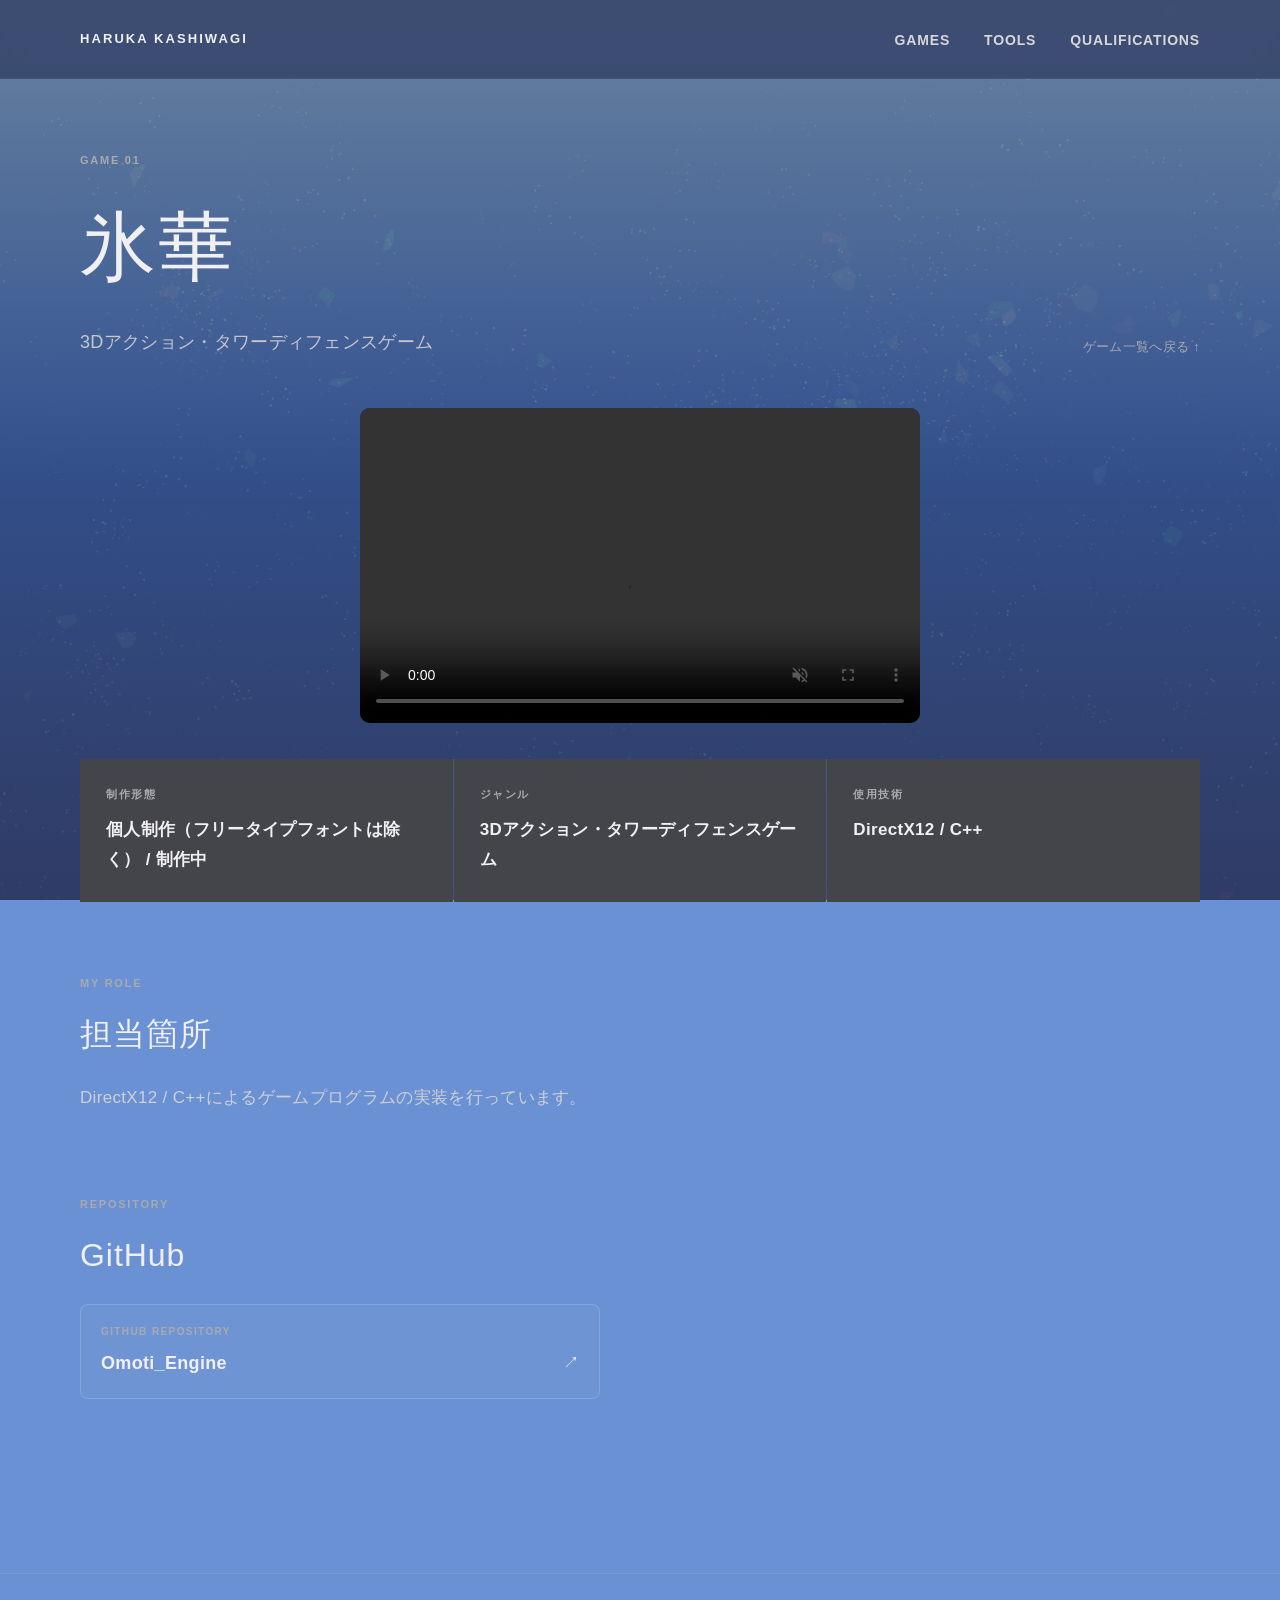
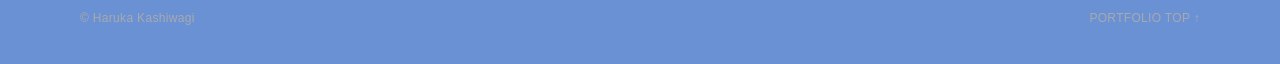
<file: hyouka.html>
<!doctype html>
<html lang="ja">
<head>
  <meta charset="utf-8">
  <meta name="viewport" content="width=device-width, initial-scale=1">
  <meta name="theme-color" content="#44454a">
  <link rel="stylesheet" href="./style.css">
  <title>氷華 | 柏木遥珈 Portfolio</title>
</head>
<body>
  <header class="site-header"><div class="wrap header-inner"><a class="site-name" href="./index.html">HARUKA KASHIWAGI</a><nav><a href="./index.html#games">GAMES</a><a href="./index.html#tools">TOOLS</a><a href="./index.html#qualifications">QUALIFICATIONS</a></nav></div></header>
  <main>
    <section class="section work-detail-page wrap">
      <div class="detail-head detail-page-head"><div><div class="game-number">GAME 01</div><h1>氷華</h1><p class="detail-genre">3Dアクション・タワーディフェンスゲーム</p></div><a href="./index.html#games">ゲーム一覧へ戻る ↑</a></div>
      <div class="detail-hero-video"><video autoplay loop muted playsinline controls preload="metadata"><source src="./wp0.mp4" type="video/mp4"></video></div>
      <div class="detail-summary-grid">
        <div><span>制作形態</span><strong>個人制作（フリータイプフォントは除く） / 制作中</strong></div>
        <div><span>ジャンル</span><strong>3Dアクション・タワーディフェンスゲーム</strong></div>
        <div><span>使用技術</span><strong>DirectX12 / C++</strong></div>
      </div>
      <section class="detail-content-block"><p class="eyebrow-detail">MY ROLE</p><h2>担当箇所</h2><p>DirectX12 / C++によるゲームプログラムの実装を行っています。</p></section>
      <section class="detail-content-block"><p class="eyebrow-detail">REPOSITORY</p><h2>GitHub</h2><a class="repo-link detail-repo" href="https://github.com/Kashiwagi-Haruka/Omoti_Engine" target="_blank" rel="noopener noreferrer"><span class="repo-label">GITHUB REPOSITORY</span><strong>Omoti_Engine</strong><span aria-hidden="true">↗</span></a></section>
    </section>
  </main>
  <footer class="footer"><div class="wrap footer-inner"><span>© Haruka Kashiwagi</span><a href="./index.html">PORTFOLIO TOP ↑</a></div></footer>
</body>
</html>
</file>
<file: style.css>
:root {
  --bg: #44454a;
  --bg-deep: #3d3e43;
  --panel: #2f3034;
  --panel-soft: #393a3f;
  --text: #f0f0f2;
  --muted: #a9a9ae;
  --line: #d8d8dc;
  --accent: #ffffff;
  --max-width: 1120px;
}

* {
  box-sizing: border-box;
}

html {
  scroll-behavior: smooth;
  scroll-padding-top: 92px;
}

body {
  position: relative;
  isolation: isolate;
  margin: 0;
  background-color: #6a91d3;
  color: var(--text);
  font-family: "Yu Gothic", "Hiragino Kaku Gothic ProN", "Meiryo", sans-serif;
  line-height: 1.8;
  letter-spacing: 0.02em;
}

body::before {
  content: "";
  position: fixed;
  inset: 0;
  z-index: -1;
  pointer-events: none;
  background-image:
    linear-gradient(rgba(34, 46, 84, 0.56), rgba(34, 46, 84, 0.72)),
    url("./site-background.png");
  background-repeat: repeat-x, repeat-x;
  background-position: 0 0, 0 center;
  background-size: auto 100%, auto 100vh;
  animation: backgroundLoop 55s linear infinite;
}

@keyframes backgroundLoop {
  from {
    background-position: 0 0, 0 center;
  }

  to {
    background-position: 0 0, -1648px center;
  }
}

a {
  color: inherit;
}

img {
  display: block;
  max-width: 100%;
}

.wrap {
  width: min(var(--max-width), calc(100% - 48px));
  margin-inline: auto;
}

.site-header {
  position: sticky;
  top: 0;
  z-index: 20;
  background: rgba(52, 66, 104, 0.82);
  backdrop-filter: blur(10px);
  border-bottom: 1px solid rgba(255, 255, 255, 0.05);
}

.header-inner {
  min-height: 78px;
  display: flex;
  align-items: center;
  justify-content: space-between;
  gap: 28px;
}

.site-name {
  font-size: 13px;
  font-weight: 700;
  letter-spacing: 0.16em;
  text-decoration: none;
  white-space: nowrap;
}

nav {
  display: flex;
  align-items: center;
  justify-content: flex-end;
  gap: 34px;
  flex-wrap: wrap;
}

nav a {
  position: relative;
  color: #d7d7da;
  font-size: 14px;
  font-weight: 600;
  letter-spacing: 0.06em;
  text-decoration: none;
  padding-block: 26px 22px;
}

nav a::after {
  content: "";
  position: absolute;
  left: 0;
  right: 0;
  bottom: 14px;
  height: 2px;
  background: var(--line);
  transform: scaleX(0);
  transform-origin: left;
  transition: transform 0.22s ease;
}

nav a:hover::after,
nav a:focus-visible::after {
  transform: scaleX(1);
}

.section {
  position: relative;
  padding-block: 92px 110px;
}

.section-marker {
  position: absolute;
  top: 34px;
  right: 18%;
  width: 72px;
  height: 2px;
  background: var(--line);
}

h1,
h2,
h3,
p {
  margin-top: 0;
}

h1,
h2 {
  font-weight: 400;
  letter-spacing: 0.03em;
  animation: headingGlitch 5.2s infinite;
}

@keyframes headingGlitch {
  0%,
  86%,
  95%,
  100% {
    transform: translate(0, 0) skewX(0deg);
    text-shadow: none;
    filter: none;
  }

  87% {
    transform: translate(-3px, 0) skewX(-1deg);
    text-shadow:
      3px 0 rgba(120, 235, 255, 0.85),
      -3px 0 rgba(255, 90, 190, 0.75);
  }

  88% {
    transform: translate(2px, -1px) skewX(1deg);
    text-shadow:
      -2px 0 rgba(120, 235, 255, 0.8),
      3px 0 rgba(255, 90, 190, 0.7);
  }

  89% {
    transform: translate(-1px, 1px) skewX(-0.5deg);
    text-shadow:
      4px 0 rgba(120, 235, 255, 0.7),
      -2px 0 rgba(255, 90, 190, 0.65);
    filter: contrast(1.08);
  }

  90% {
    transform: translate(3px, 0) skewX(0.8deg);
    text-shadow:
      -3px 0 rgba(120, 235, 255, 0.75),
      2px 0 rgba(255, 90, 190, 0.7);
  }

  91% {
    transform: translate(-2px, 0) skewX(-0.8deg);
    text-shadow:
      2px 0 rgba(120, 235, 255, 0.65),
      -4px 0 rgba(255, 90, 190, 0.6);
  }

  92% {
    transform: translate(1px, 0) skewX(0.4deg);
    text-shadow:
      -2px 0 rgba(120, 235, 255, 0.55),
      2px 0 rgba(255, 90, 190, 0.5);
  }

  93%,
  94% {
    transform: translate(0, 0) skewX(0deg);
    text-shadow: none;
    filter: none;
  }
}

h1 {
  margin-bottom: 54px;
  font-size: clamp(38px, 5vw, 58px);
}

h2 {
  margin-bottom: 40px;
  font-size: clamp(36px, 5vw, 52px);
}

.lead {
  max-width: 850px;
  margin-bottom: 40px;
  color: #e7e7e9;
  font-size: 17px;
}

.about-section {
  min-height: 620px;
}

.about-grid {
  display: grid;
  grid-template-columns: minmax(0, 1.6fr) minmax(220px, 0.7fr);
  gap: 90px;
  align-items: center;
}

.about-copy {
  max-width: 760px;
}

.about-copy p {
  margin-bottom: 24px;
  font-size: 18px;
}

.about-copy strong {
  font-size: 1.05em;
}

.profile-badge {
  display: grid;
  place-items: center;
  gap: 14px;
  text-align: center;
}

.profile-circle {
  width: 220px;
  aspect-ratio: 1;
  border-radius: 50%;
  overflow: hidden;
  background: transparent;
  box-shadow: 0 0 0 10px rgba(255,255,255,0.025);
}

.profile-badge p {
  margin: 0;
  color: var(--muted);
  font-size: 12px;
  letter-spacing: 0.18em;
}

.games-section {
  border-top: 1px solid rgba(255, 255, 255, 0.06);
}

.games-grid {
  display: grid;
  grid-template-columns: repeat(3, minmax(0, 1fr));
  gap: 24px;
  align-items: start;
}

.game-card {
  overflow: hidden;
  border-radius: 10px;
  background: var(--panel);
}

.game-media {
  display: block;
  overflow: hidden;
  background: #16171a;
  text-decoration: none;
}

.game-media img,
.game-media video {
  display: block;
  width: 100%;
  aspect-ratio: 16 / 9;
  object-fit: cover;
  transition: transform 0.35s ease, filter 0.35s ease;
}

.game-media:hover img,
.game-media:focus-visible img,
.game-media:hover video,
.game-media:focus-visible video {
  transform: scale(1.018);
  filter: brightness(1.05);
}

.game-body {
  padding: 20px 22px 24px;
}

.game-number {
  margin-bottom: 8px;
  color: var(--muted);
  font-size: 11px;
  font-weight: 700;
  letter-spacing: 0.16em;
}

.game-body h3 {
  margin-bottom: 10px;
  font-size: 24px;
  font-weight: 500;
}

.game-body p {
  margin-bottom: 18px;
  color: #c5c5c9;
  font-size: 14px;
}

.tags {
  display: flex;
  flex-wrap: wrap;
  gap: 8px;
}

.tags span {
  padding: 4px 9px;
  border: 1px solid rgba(255, 255, 255, 0.18);
  border-radius: 999px;
  color: #dcdce0;
  font-size: 11px;
}

.placeholder-card {
  min-height: 100%;
}

.placeholder-media {
  min-height: 330px;
  display: grid;
  place-items: center;
  background:
    linear-gradient(135deg, transparent 48%, rgba(255,255,255,0.07) 49%, rgba(255,255,255,0.07) 51%, transparent 52%),
    var(--panel-soft);
  color: rgba(255,255,255,0.55);
  font-size: 36px;
  line-height: 1.05;
  letter-spacing: 0.08em;
  text-align: center;
}

.detail-section {
  border-top: 1px solid rgba(255, 255, 255, 0.06);
}

.detail-head {
  display: flex;
  justify-content: space-between;
  align-items: end;
  gap: 30px;
  margin-bottom: 50px;
}

.detail-head h2 {
  margin: 0;
}

.detail-head a {
  color: var(--muted);
  font-size: 13px;
  text-decoration: none;
}

.detail-grid {
  display: grid;
  grid-template-columns: repeat(3, 1fr);
  gap: 1px;
  background: rgba(255,255,255,0.10);
}

.detail-grid > div {
  min-height: 180px;
  padding: 28px;
  background: var(--bg);
}

.detail-grid h3 {
  margin-bottom: 14px;
  font-size: 18px;
  font-weight: 600;
}

.detail-grid p {
  margin-bottom: 0;
  color: #c6c6ca;
}

.simple-section {
  border-top: 1px solid rgba(255, 255, 255, 0.06);
}

.contact-link {
  display: inline-block;
  margin-top: 6px;
  padding-bottom: 4px;
  border-bottom: 1px solid currentColor;
  text-decoration: none;
  font-weight: 700;
}

.footer {
  border-top: 1px solid rgba(255,255,255,0.08);
}

.footer-inner {
  min-height: 90px;
  display: flex;
  align-items: center;
  justify-content: space-between;
  gap: 24px;
  color: var(--muted);
  font-size: 12px;
}

.footer a {
  text-decoration: none;
}

@media (max-width: 900px) {
  .header-inner {
    align-items: flex-start;
    flex-direction: column;
    padding-block: 18px;
  }

  nav {
    gap: 22px;
  }

  nav a {
    padding-block: 0 10px;
  }

  nav a::after {
    bottom: 2px;
  }

  .about-grid,
  .games-grid,
  .detail-grid {
    grid-template-columns: 1fr;
  }

  .profile-badge {
    justify-items: start;
    text-align: left;
  }

  .profile-circle {
    width: 170px;
  }

  .placeholder-media {
    min-height: 220px;
  }
}

@media (max-width: 600px) {
  .wrap {
    width: min(100% - 30px, var(--max-width));
  }

  .section {
    padding-block: 68px 82px;
  }

  .section-marker {
    top: 22px;
    right: 10%;
    width: 54px;
  }

  h1 {
    margin-bottom: 36px;
  }

  h2 {
    margin-bottom: 26px;
  }

  .about-grid {
    gap: 44px;
  }

  .about-copy p {
    font-size: 16px;
  }

  .game-body {
    padding: 18px;
  }

  .detail-head {
    align-items: flex-start;
    flex-direction: column;
  }

  .footer-inner {
    align-items: flex-start;
    flex-direction: column;
    padding-block: 24px;
  }
}


.repo-links {
  display: grid;
  grid-template-columns: repeat(2, minmax(0, 1fr));
  gap: 16px;
  margin-top: 32px;
}

.repo-link {
  display: grid;
  grid-template-columns: 1fr auto;
  gap: 6px 16px;
  align-items: center;
  padding: 18px 20px;
  border: 1px solid rgba(255, 255, 255, 0.16);
  border-radius: 8px;
  background: rgba(255, 255, 255, 0.035);
  text-decoration: none;
  transition: transform 0.2s ease, background 0.2s ease, border-color 0.2s ease;
}

.repo-link:hover,
.repo-link:focus-visible {
  transform: translateY(-2px);
  background: rgba(255, 255, 255, 0.07);
  border-color: rgba(255, 255, 255, 0.34);
}

.repo-label {
  grid-column: 1 / -1;
  color: var(--muted);
  font-size: 10px;
  font-weight: 700;
  letter-spacing: 0.14em;
}

.repo-link strong {
  font-size: 18px;
  font-weight: 600;
}

@media (max-width: 700px) {
  .repo-links {
    grid-template-columns: 1fr;
  }
}


.game-card-secondary .game-media img,
.game-card-secondary .game-media video {
  aspect-ratio: 16 / 9;
}

.repo-links-single {
  grid-template-columns: minmax(0, 420px);
}


.profile-circle img {
  width: 100%;
  height: 100%;
  object-fit: cover;
  display: block;
}


.production-type {
  margin-bottom: 8px !important;
  color: #ffffff !important;
  font-size: 13px !important;
  font-weight: 700;
  letter-spacing: 0.06em;
}


.info-card-grid {
  display: grid;
  grid-template-columns: repeat(3, minmax(0, 1fr));
  gap: 1px;
  background: rgba(255,255,255,0.10);
}

.info-card {
  min-height: 132px;
  display: flex;
  flex-direction: column;
  justify-content: space-between;
  padding: 24px 26px;
  background: var(--bg);
}

.info-index {
  color: var(--muted);
  font-size: 11px;
  font-weight: 700;
  letter-spacing: 0.16em;
}

.info-card strong {
  font-size: 20px;
  font-weight: 600;
}

.qualification-list {
  border-top: 1px solid rgba(255,255,255,0.14);
}

.qualification-item {
  display: grid;
  grid-template-columns: 70px 1fr;
  align-items: center;
  gap: 20px;
  padding: 24px 4px;
  border-bottom: 1px solid rgba(255,255,255,0.14);
}

.qualification-item span {
  color: var(--muted);
  font-size: 11px;
  font-weight: 700;
  letter-spacing: 0.16em;
}

.qualification-item strong {
  font-size: 18px;
  font-weight: 600;
}

@media (max-width: 800px) {
  .info-card-grid {
    grid-template-columns: repeat(2, minmax(0, 1fr));
  }
}

@media (max-width: 520px) {
  .info-card-grid {
    grid-template-columns: 1fr;
  }

  .qualification-item {
    grid-template-columns: 46px 1fr;
    gap: 12px;
  }
}


/* Game detail pages */
.game-card-link { display:block; color:inherit; text-decoration:none; }
.game-card-link:hover h3, .game-card-link:focus-visible h3 { text-decoration: underline; text-underline-offset: 5px; }
.game-card-link:focus-visible { outline: 2px solid #fff; outline-offset: 4px; }
.work-detail-page { padding-top: 72px; }
.detail-page-head h1 { margin: 0 0 10px; font-size: clamp(44px, 7vw, 76px); font-weight: 400; }
.detail-genre { margin:0; color:#c7c7cb; font-size:18px; }
.detail-hero-video { width:50%; overflow:hidden; border-radius:10px; background:#17181b; margin:0 auto 36px; }
.detail-hero-video video { display:block; width:100%; aspect-ratio:16/9; object-fit:cover; }
.detail-summary-grid { display:grid; grid-template-columns:repeat(3,1fr); gap:1px; background:rgba(255,255,255,.12); margin-bottom:72px; }
.detail-summary-grid > div { padding:26px; background:var(--bg); }
.detail-summary-grid span { display:block; color:var(--muted); font-size:11px; font-weight:700; letter-spacing:.14em; margin-bottom:10px; }
.detail-summary-grid strong { font-size:17px; font-weight:600; }
.detail-content-block { padding: 0 0 64px; max-width: 900px; }
.detail-content-block h2 { margin-bottom:20px; font-size:32px; }
.detail-content-block > p:not(.eyebrow-detail) { color:#d0d0d4; font-size:17px; }
.eyebrow-detail { color:var(--muted); font-size:11px; font-weight:700; letter-spacing:.16em; margin-bottom:12px; }
.detail-repo { max-width:520px; }
@media (max-width:700px){ .detail-summary-grid{grid-template-columns:1fr;} .detail-page-head{align-items:flex-start;} }

@media (max-width: 600px) {
  .detail-hero-video { width: 100%; }
}


/* Illustration works */
.illustration-grid {
  display: grid;
  grid-template-columns: repeat(3, minmax(0, 1fr));
  gap: 22px;
  align-items: start;
}

.illustration-card {
  margin: 0;
  overflow: hidden;
  border-radius: 10px;
  background: var(--panel);
}

.illustration-card img {
  display: block;
  width: 100%;
  height: auto;
}

@media (max-width: 800px) {
  .illustration-grid {
    grid-template-columns: 1fr;
  }
}


@media (prefers-reduced-motion: reduce) {
  body::before,
  h1,
  h2 {
    animation: none;
  }
}
</file>
